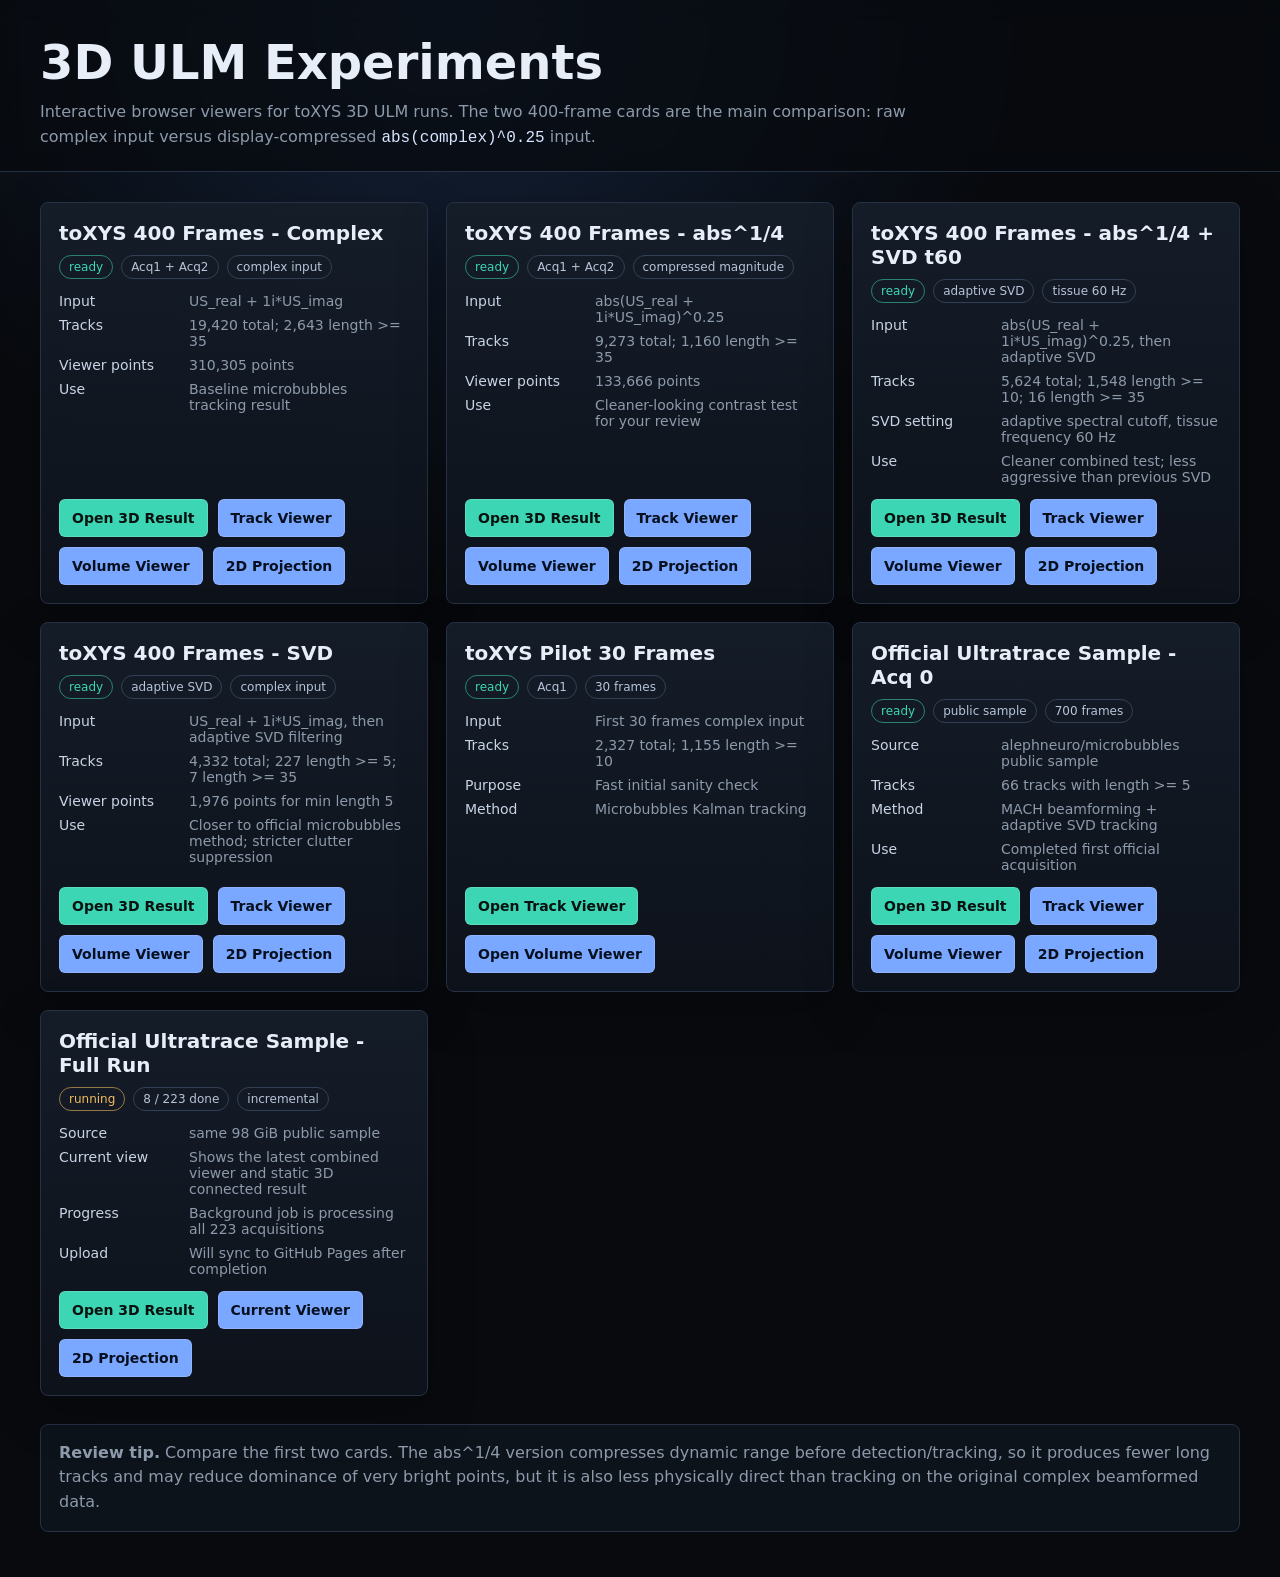
<file: index.html>
﻿<!doctype html>
<html lang="en">
<head>
  <meta charset="utf-8" />
  <meta name="viewport" content="width=device-width, initial-scale=1" />
  <title>3D ULM Experiments</title>
  <style>
    :root { color-scheme: dark; --bg:#080a0e; --panel:#111722; --text:#e8eef7; --muted:#8d9aab; --line:#263143; --accent:#3dd6b5; --accent2:#7aa7ff; --warn:#f3bd5b; }
    *{box-sizing:border-box} body{margin:0;min-height:100vh;font-family:Inter,ui-sans-serif,system-ui,-apple-system,BlinkMacSystemFont,"Segoe UI",sans-serif;background:radial-gradient(circle at 35% 0%,#142239 0,transparent 36rem),var(--bg);color:var(--text)}
    header{padding:34px 40px 20px;border-bottom:1px solid var(--line);background:rgba(8,10,14,.72);backdrop-filter:blur(12px)}
    h1{margin:0 0 10px;font-size:clamp(28px,4vw,48px);font-weight:720;letter-spacing:0}.subtitle{max-width:920px;color:var(--muted);font-size:16px;line-height:1.55}
    main{padding:30px 40px 46px;max-width:1380px}.grid{display:grid;grid-template-columns:repeat(auto-fit,minmax(290px,1fr));gap:18px}.card{border:1px solid var(--line);background:linear-gradient(180deg,rgba(21,29,41,.96),rgba(13,18,27,.96));border-radius:8px;padding:18px;min-height:278px;display:flex;flex-direction:column;gap:14px;box-shadow:0 16px 48px rgba(0,0,0,.26)}
    .card h2{margin:0;font-size:20px;font-weight:680;letter-spacing:0}.tagrow{display:flex;flex-wrap:wrap;gap:8px;margin-top:10px}.tag{border:1px solid #334053;color:#b7c4d8;border-radius:999px;padding:4px 9px;font-size:12px}.tag.ready{border-color:rgba(61,214,181,.55);color:var(--accent)}.tag.pending{border-color:rgba(243,189,91,.58);color:var(--warn)}
    dl{display:grid;grid-template-columns:118px 1fr;gap:8px 12px;margin:0;color:var(--muted);font-size:14px}dt{color:#c8d4e5}dd{margin:0}.actions{display:flex;flex-wrap:wrap;gap:10px;margin-top:auto}a.button{text-decoration:none;color:#07110f;background:var(--accent);border:1px solid rgba(255,255,255,.15);border-radius:6px;padding:10px 12px;font-weight:700;font-size:14px}a.button.secondary{background:var(--accent2);color:#07101f}a.button.disabled{pointer-events:none;background:#394150;color:#9fa8b7}
    .note{margin-top:28px;border:1px solid var(--line);background:rgba(17,23,34,.7);border-radius:8px;padding:16px 18px;color:var(--muted);line-height:1.55}code{color:#d9e6ff}
  </style>
</head>
<body>
  <header>
    <h1>3D ULM Experiments</h1>
    <div class="subtitle">Interactive browser viewers for toXYS 3D ULM runs. The two 400-frame cards are the main comparison: raw complex input versus display-compressed <code>abs(complex)^0.25</code> input.</div>
  </header>
  <main>
    <div class="grid">
      <article class="card">
        <div><h2>toXYS 400 Frames - Complex</h2><div class="tagrow"><span class="tag ready">ready</span><span class="tag">Acq1 + Acq2</span><span class="tag">complex input</span></div></div>
        <dl><dt>Input</dt><dd>US_real + 1i*US_imag</dd><dt>Tracks</dt><dd>19,420 total; 2,643 length >= 35</dd><dt>Viewer points</dt><dd>310,305 points</dd><dt>Use</dt><dd>Baseline microbubbles tracking result</dd></dl>
        <div class="actions"><a class="button" href="toxys400_result3d/">Open 3D Result</a><a class="button secondary" href="toxys400_viewer/">Track Viewer</a><a class="button secondary" href="toxys400_volume/">Volume Viewer</a><a class="button secondary" href="toxys400_result/">2D Projection</a></div>
      </article>
      <article class="card">
        <div><h2>toXYS 400 Frames - abs^1/4</h2><div class="tagrow"><span class="tag ready">ready</span><span class="tag">Acq1 + Acq2</span><span class="tag">compressed magnitude</span></div></div>
        <dl><dt>Input</dt><dd>abs(US_real + 1i*US_imag)^0.25</dd><dt>Tracks</dt><dd>9,273 total; 1,160 length >= 35</dd><dt>Viewer points</dt><dd>133,666 points</dd><dt>Use</dt><dd>Cleaner-looking contrast test for your review</dd></dl>
        <div class="actions"><a class="button" href="toxys400_absq_result3d/">Open 3D Result</a><a class="button secondary" href="toxys400_absq_viewer/">Track Viewer</a><a class="button secondary" href="toxys400_absq_volume/">Volume Viewer</a><a class="button secondary" href="toxys400_absq_result/">2D Projection</a></div>
      </article>
      <article class="card">
        <div><h2>toXYS 400 Frames - abs^1/4 + SVD t60</h2><div class="tagrow"><span class="tag ready">ready</span><span class="tag">adaptive SVD</span><span class="tag">tissue 60 Hz</span></div></div>
        <dl><dt>Input</dt><dd>abs(US_real + 1i*US_imag)^0.25, then adaptive SVD</dd><dt>Tracks</dt><dd>5,624 total; 1,548 length >= 10; 16 length >= 35</dd><dt>SVD setting</dt><dd>adaptive spectral cutoff, tissue frequency 60 Hz</dd><dt>Use</dt><dd>Cleaner combined test; less aggressive than previous SVD</dd></dl>
        <div class="actions"><a class="button" href="toxys400_absq_svd_t60_result3d/">Open 3D Result</a><a class="button secondary" href="toxys400_absq_svd_t60_viewer/">Track Viewer</a><a class="button secondary" href="toxys400_absq_svd_t60_volume/">Volume Viewer</a><a class="button secondary" href="toxys400_absq_svd_t60_result/">2D Projection</a></div>
      </article>
      <article class="card">
        <div><h2>toXYS 400 Frames - SVD</h2><div class="tagrow"><span class="tag ready">ready</span><span class="tag">adaptive SVD</span><span class="tag">complex input</span></div></div>
        <dl><dt>Input</dt><dd>US_real + 1i*US_imag, then adaptive SVD filtering</dd><dt>Tracks</dt><dd>4,332 total; 227 length >= 5; 7 length >= 35</dd><dt>Viewer points</dt><dd>1,976 points for min length 5</dd><dt>Use</dt><dd>Closer to official microbubbles method; stricter clutter suppression</dd></dl>
        <div class="actions"><a class="button" href="toxys400_svd_result3d/">Open 3D Result</a><a class="button secondary" href="toxys400_svd_viewer/">Track Viewer</a><a class="button secondary" href="toxys400_svd_volume/">Volume Viewer</a><a class="button secondary" href="toxys400_svd_result/">2D Projection</a></div>
      </article>
      <article class="card">
        <div><h2>toXYS Pilot 30 Frames</h2><div class="tagrow"><span class="tag ready">ready</span><span class="tag">Acq1</span><span class="tag">30 frames</span></div></div>
        <dl><dt>Input</dt><dd>First 30 frames complex input</dd><dt>Tracks</dt><dd>2,327 total; 1,155 length >= 10</dd><dt>Purpose</dt><dd>Fast initial sanity check</dd><dt>Method</dt><dd>Microbubbles Kalman tracking</dd></dl>
        <div class="actions"><a class="button" href="viewer/">Open Track Viewer</a><a class="button secondary" href="volume/">Open Volume Viewer</a></div>
      </article>
      <article class="card">
        <div><h2>Official Ultratrace Sample - Acq 0</h2><div class="tagrow"><span class="tag ready">ready</span><span class="tag">public sample</span><span class="tag">700 frames</span></div></div>
        <dl><dt>Source</dt><dd>alephneuro/microbubbles public sample</dd><dt>Tracks</dt><dd>66 tracks with length >= 5</dd><dt>Method</dt><dd>MACH beamforming + adaptive SVD tracking</dd><dt>Use</dt><dd>Completed first official acquisition</dd></dl>
        <div class="actions"><a class="button" href="official_result3d_min5/">Open 3D Result</a><a class="button secondary" href="official_viewer_min5/">Track Viewer</a><a class="button secondary" href="official_volume_min5/">Volume Viewer</a><a class="button secondary" href="official_result_min5/">2D Projection</a></div>
      </article>
      <article class="card">
        <div><h2>Official Ultratrace Sample - Full Run</h2><div class="tagrow"><span class="tag pending">running</span><span class="tag">8 / 223 done</span><span class="tag">incremental</span></div></div>
        <dl><dt>Source</dt><dd>same 98 GiB public sample</dd><dt>Current view</dt><dd>Shows the latest combined viewer and static 3D connected result</dd><dt>Progress</dt><dd>Background job is processing all 223 acquisitions</dd><dt>Upload</dt><dd>Will sync to GitHub Pages after completion</dd></dl>
        <div class="actions"><a class="button" href="official_full_result3d/">Open 3D Result</a><a class="button secondary" href="official_full_viewer/">Current Viewer</a><a class="button secondary" href="official_full_result/">2D Projection</a></div>
      </article>
    </div>
    <section class="note"><strong>Review tip.</strong> Compare the first two cards. The abs^1/4 version compresses dynamic range before detection/tracking, so it produces fewer long tracks and may reduce dominance of very bright points, but it is also less physically direct than tracking on the original complex beamformed data.</section>
  </main>
</body>
</html>
</file>
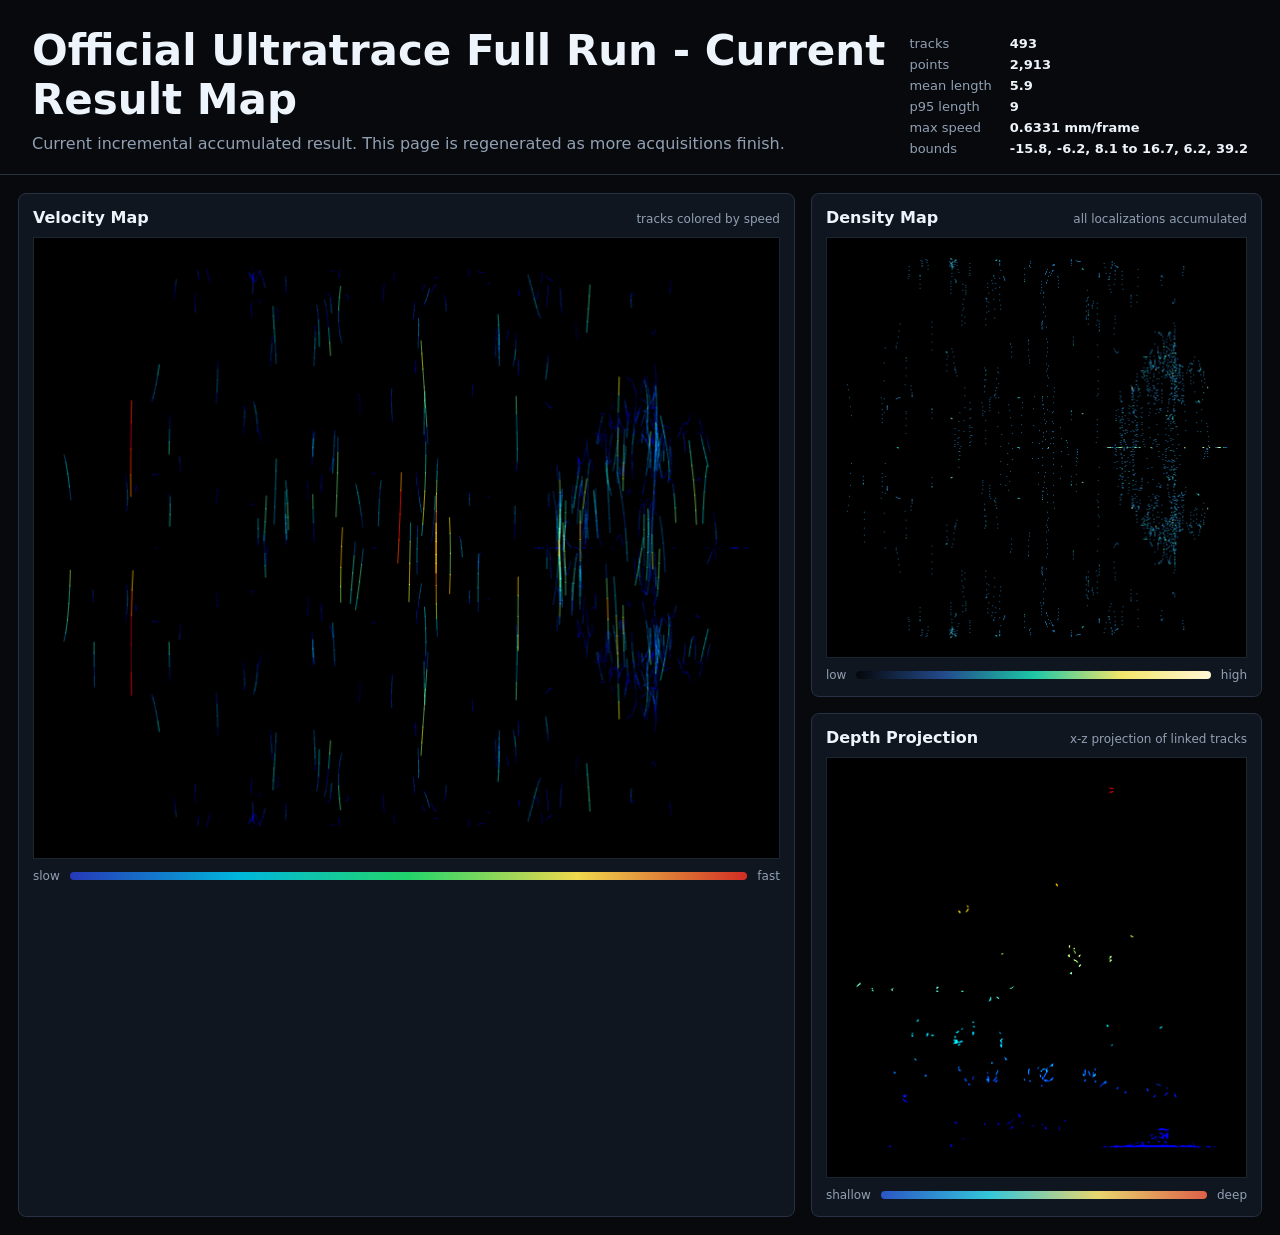
<file: official_full_result/index.html>
<!doctype html>
<html lang="en">
<head>
  <meta charset="utf-8" />
  <meta name="viewport" content="width=device-width, initial-scale=1" />
  <title>ULM Result Map</title>
  <link rel="stylesheet" href="styles.css" />
</head>
<body>
  <header>
    <div>
      <h1 id="title">ULM Result Map</h1>
      <p id="description"></p>
    </div>
    <div class="stats" id="stats"></div>
  </header>
  <main>
    <section class="panel large">
      <div class="panel-head">
        <h2>Velocity Map</h2>
        <span>tracks colored by speed</span>
      </div>
      <canvas id="velocity"></canvas>
      <div class="legend"><span>slow</span><div class="bar velocity"></div><span>fast</span></div>
    </section>
    <section class="panel">
      <div class="panel-head">
        <h2>Density Map</h2>
        <span>all localizations accumulated</span>
      </div>
      <canvas id="density"></canvas>
      <div class="legend"><span>low</span><div class="bar density"></div><span>high</span></div>
    </section>
    <section class="panel">
      <div class="panel-head">
        <h2>Depth Projection</h2>
        <span>x-z projection of linked tracks</span>
      </div>
      <canvas id="depth"></canvas>
      <div class="legend"><span>shallow</span><div class="bar depth"></div><span>deep</span></div>
    </section>
  </main>
  <script type="module" src="app.js"></script>
</body>
</html>
</file>
<file: official_full_result/styles.css>
:root {
  color-scheme: dark;
  --bg: #07090d;
  --panel: #101620;
  --line: #263142;
  --text: #eef4fb;
  --muted: #91a0b3;
}

* { box-sizing: border-box; }
body {
  margin: 0;
  min-height: 100vh;
  background: #07090d;
  color: var(--text);
  font-family: Inter, ui-sans-serif, system-ui, -apple-system, BlinkMacSystemFont, "Segoe UI", sans-serif;
}

header {
  display: flex;
  justify-content: space-between;
  gap: 24px;
  align-items: end;
  padding: 26px 32px 18px;
  border-bottom: 1px solid var(--line);
}

h1 { margin: 0 0 8px; font-size: clamp(24px, 4vw, 42px); letter-spacing: 0; }
p { margin: 0; color: var(--muted); max-width: 820px; line-height: 1.5; }
.stats {
  display: grid;
  grid-template-columns: repeat(2, max-content);
  gap: 6px 18px;
  color: var(--muted);
  font-size: 13px;
  white-space: nowrap;
}
.stats b { color: var(--text); font-weight: 650; }

main {
  display: grid;
  grid-template-columns: minmax(0, 1.55fr) minmax(320px, .9fr);
  gap: 16px;
  padding: 18px;
}

.panel {
  min-width: 0;
  border: 1px solid var(--line);
  border-radius: 8px;
  background: var(--panel);
  padding: 14px;
}
.panel.large { grid-row: span 2; }
.panel-head {
  display: flex;
  justify-content: space-between;
  gap: 12px;
  align-items: baseline;
  margin-bottom: 10px;
}
h2 { margin: 0; font-size: 16px; letter-spacing: 0; }
.panel-head span { color: var(--muted); font-size: 12px; }

canvas {
  display: block;
  width: 100%;
  height: auto;
  aspect-ratio: 1 / 1;
  background: #000;
  border: 1px solid #1b2431;
}
.large canvas { aspect-ratio: 1.2 / 1; }

.legend {
  display: grid;
  grid-template-columns: max-content 1fr max-content;
  gap: 10px;
  align-items: center;
  margin-top: 10px;
  color: var(--muted);
  font-size: 12px;
}
.bar { height: 8px; border-radius: 999px; }
.bar.velocity { background: linear-gradient(90deg, #2638b8, #00b7dc, #22d56a, #f0d84d, #d12d24); }
.bar.density { background: linear-gradient(90deg, #05070a, #234b8d, #1cc7a6, #f4e66a, #fff7d6); }
.bar.depth { background: linear-gradient(90deg, #2a56c6, #34c6d9, #e9d66e, #dd6048); }

@media (max-width: 980px) {
  header { display: block; }
  .stats { margin-top: 16px; grid-template-columns: repeat(2, minmax(0, 1fr)); white-space: normal; }
  main { grid-template-columns: 1fr; }
  .panel.large { grid-row: auto; }
}
</file>
